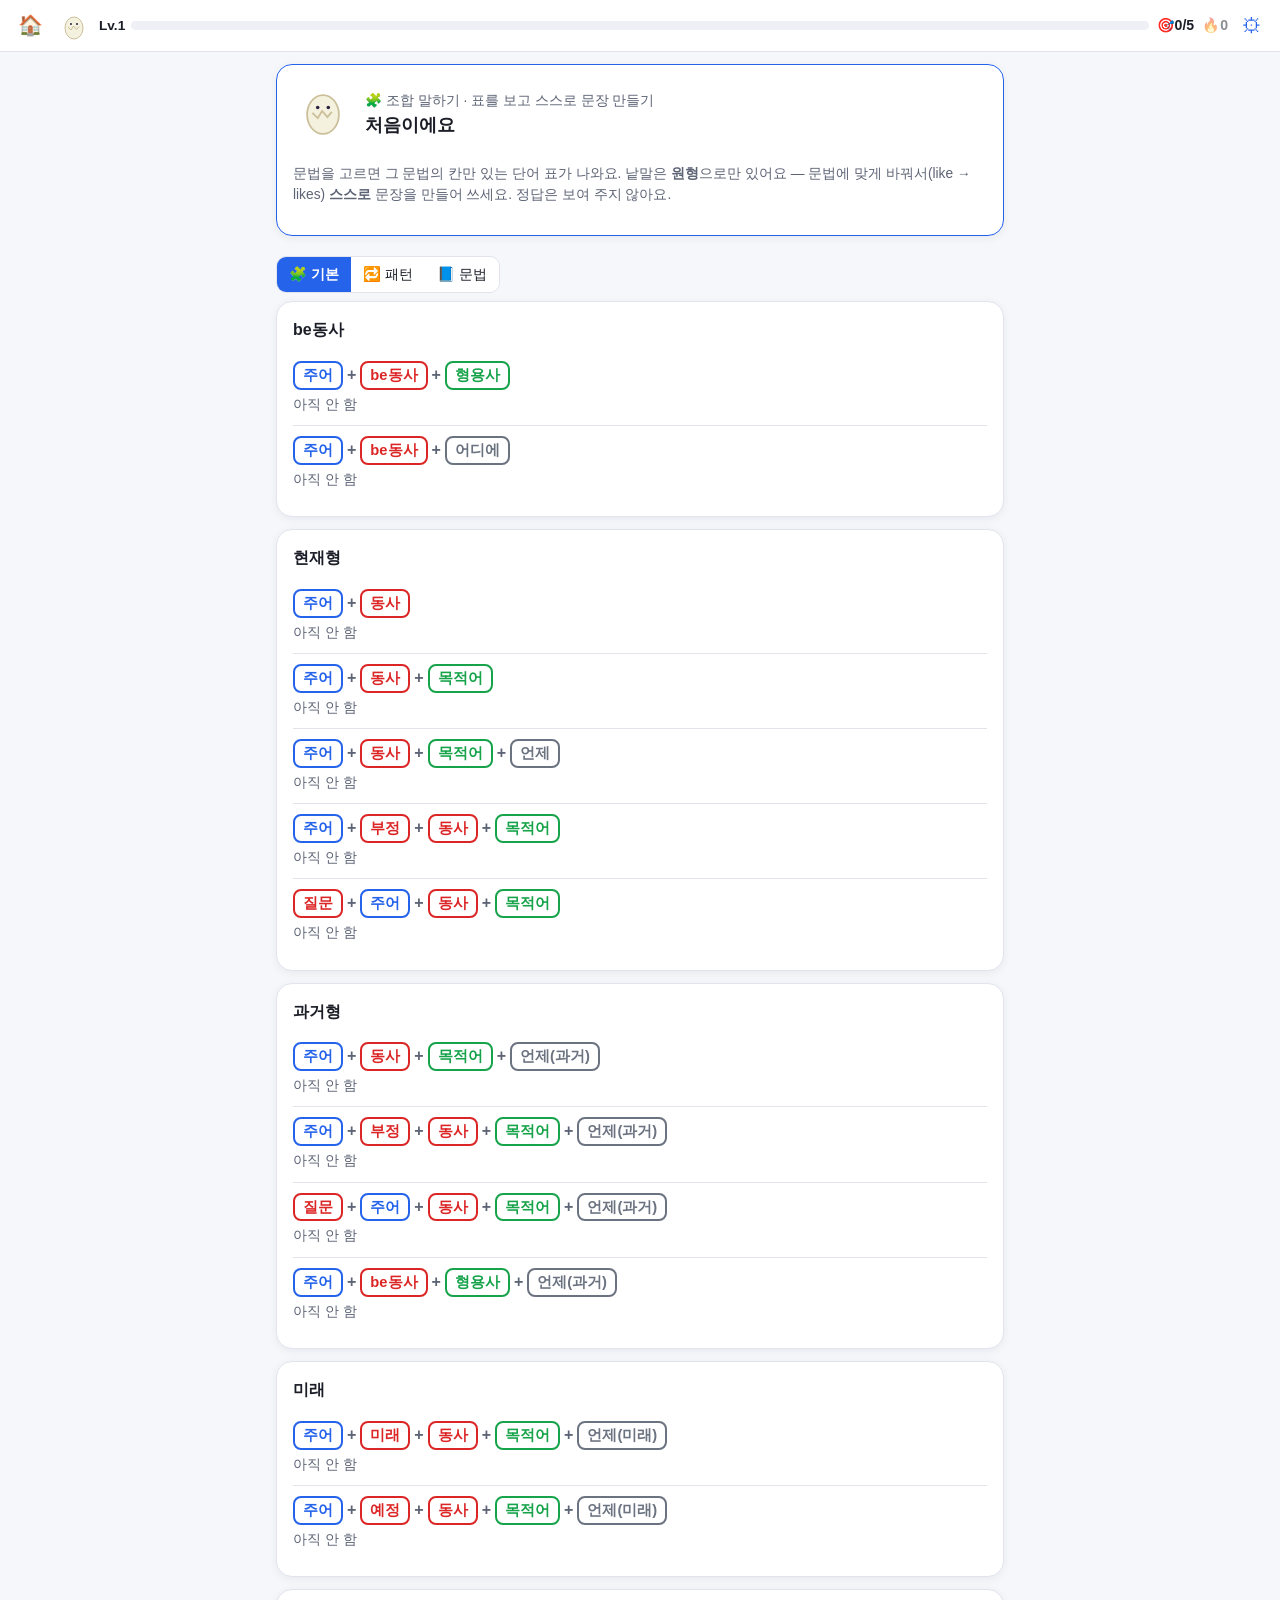
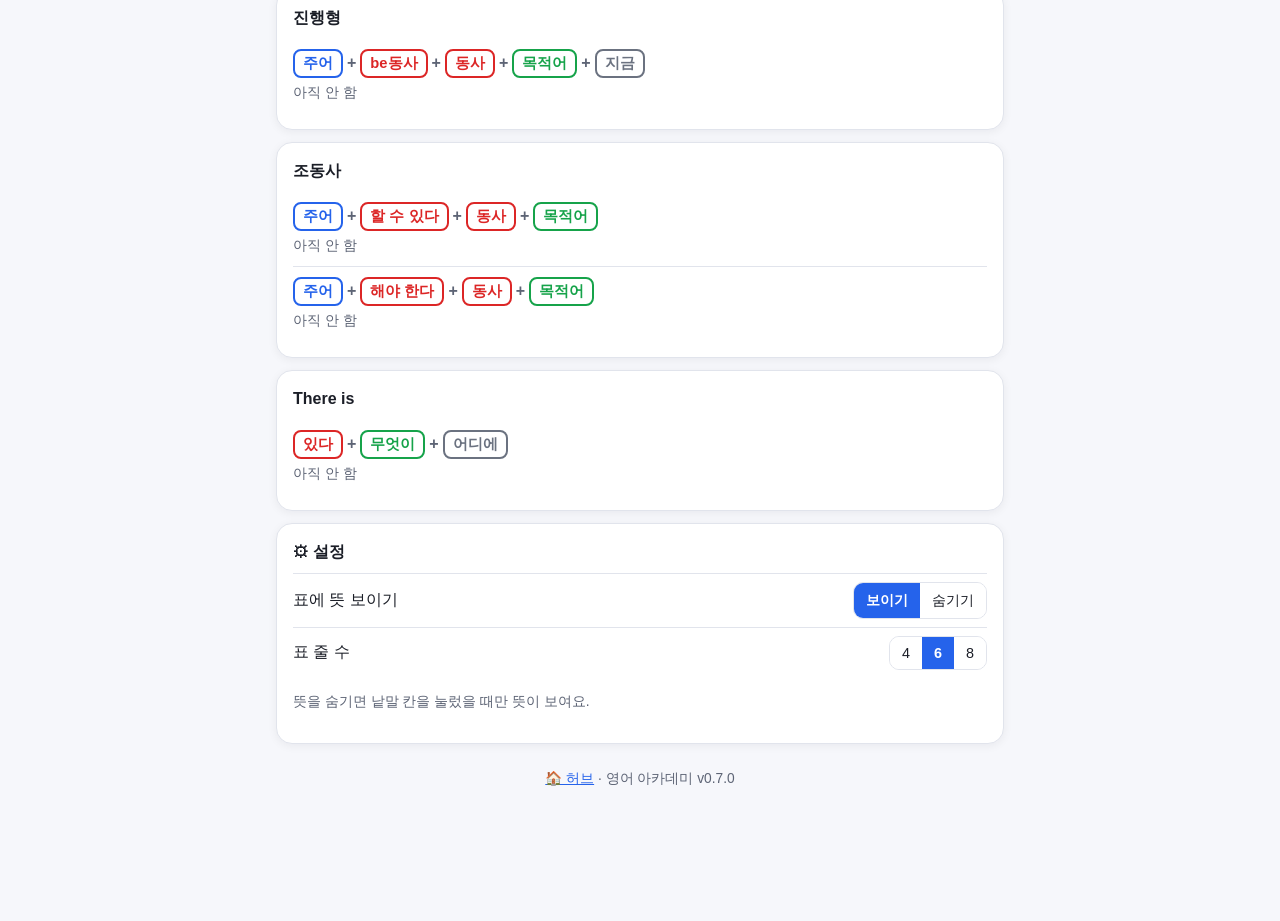
<file: courses/combo/index.html>
<!DOCTYPE html>
<html lang="ko">
<head>
<meta charset="UTF-8">
<meta name="viewport" content="width=device-width, initial-scale=1, viewport-fit=cover">
<meta name="theme-color" content="#14161c">
<title>조합 말하기 — 영어 아카데미</title>
<link rel="stylesheet" href="../../core/ui.css?v=0.7.0">
<link rel="manifest" href="../../manifest.webmanifest">
<link rel="apple-touch-icon" href="../../assets/icon.svg">
<link rel="icon" href="data:image/svg+xml,<svg xmlns=%22http://www.w3.org/2000/svg%22 viewBox=%220 0 100 100%22><text y=%22.9em%22 font-size=%2290%22>🦉</text></svg>">
</head>
<body>
<div id="topbar"></div>
<div id="view"></div>
<div id="toasts"></div>
<canvas id="confetti"></canvas>
<!-- 로드 순서를 바꾸지 말 것 (HANDOFF 2절) -->
<script src="../../core/config.js?v=0.7.0"></script>
<script src="../../core/util.js?v=0.7.0"></script>
<script src="../../shared/contractions.js?v=0.7.0"></script>
<script src="../../shared/mistakes.js?v=0.7.0"></script>
<script src="../../shared/badges.js?v=0.7.0"></script>
<script src="../../core/grader.js?v=0.7.0"></script>
<script src="../../core/content.js?v=0.7.0"></script>
<script src="../../core/storage.js?v=0.7.0"></script>
<script src="../../core/anki.js?v=0.7.0"></script>
<script src="../../core/game.js?v=0.7.0"></script>
<script src="../../core/fx.js?v=0.7.0"></script>
<script src="../../core/speech.js?v=0.7.0"></script>
<script src="../../core/ui.js?v=0.7.0"></script>
<script src="../../core/sync.js?v=0.7.0"></script>
<script src="../../core/cards.js?v=0.7.0"></script>
<script src="../../core/views.js?v=0.7.0"></script>
<script src="../../core/deck.js?v=0.7.0"></script>
<script src="../../core/combo.js?v=0.7.0"></script>
<script src="../../core/combo-patterns.js?v=0.7.0"></script>
<script src="../../core/combo-views.js?v=0.7.0"></script>
<script src="content.js?v=0.7.0"></script>
<!--PARTS-->
<!--/PARTS-->
<script src="../../core/boot.js?v=0.7.0"></script>
</body>
</html>
</file>
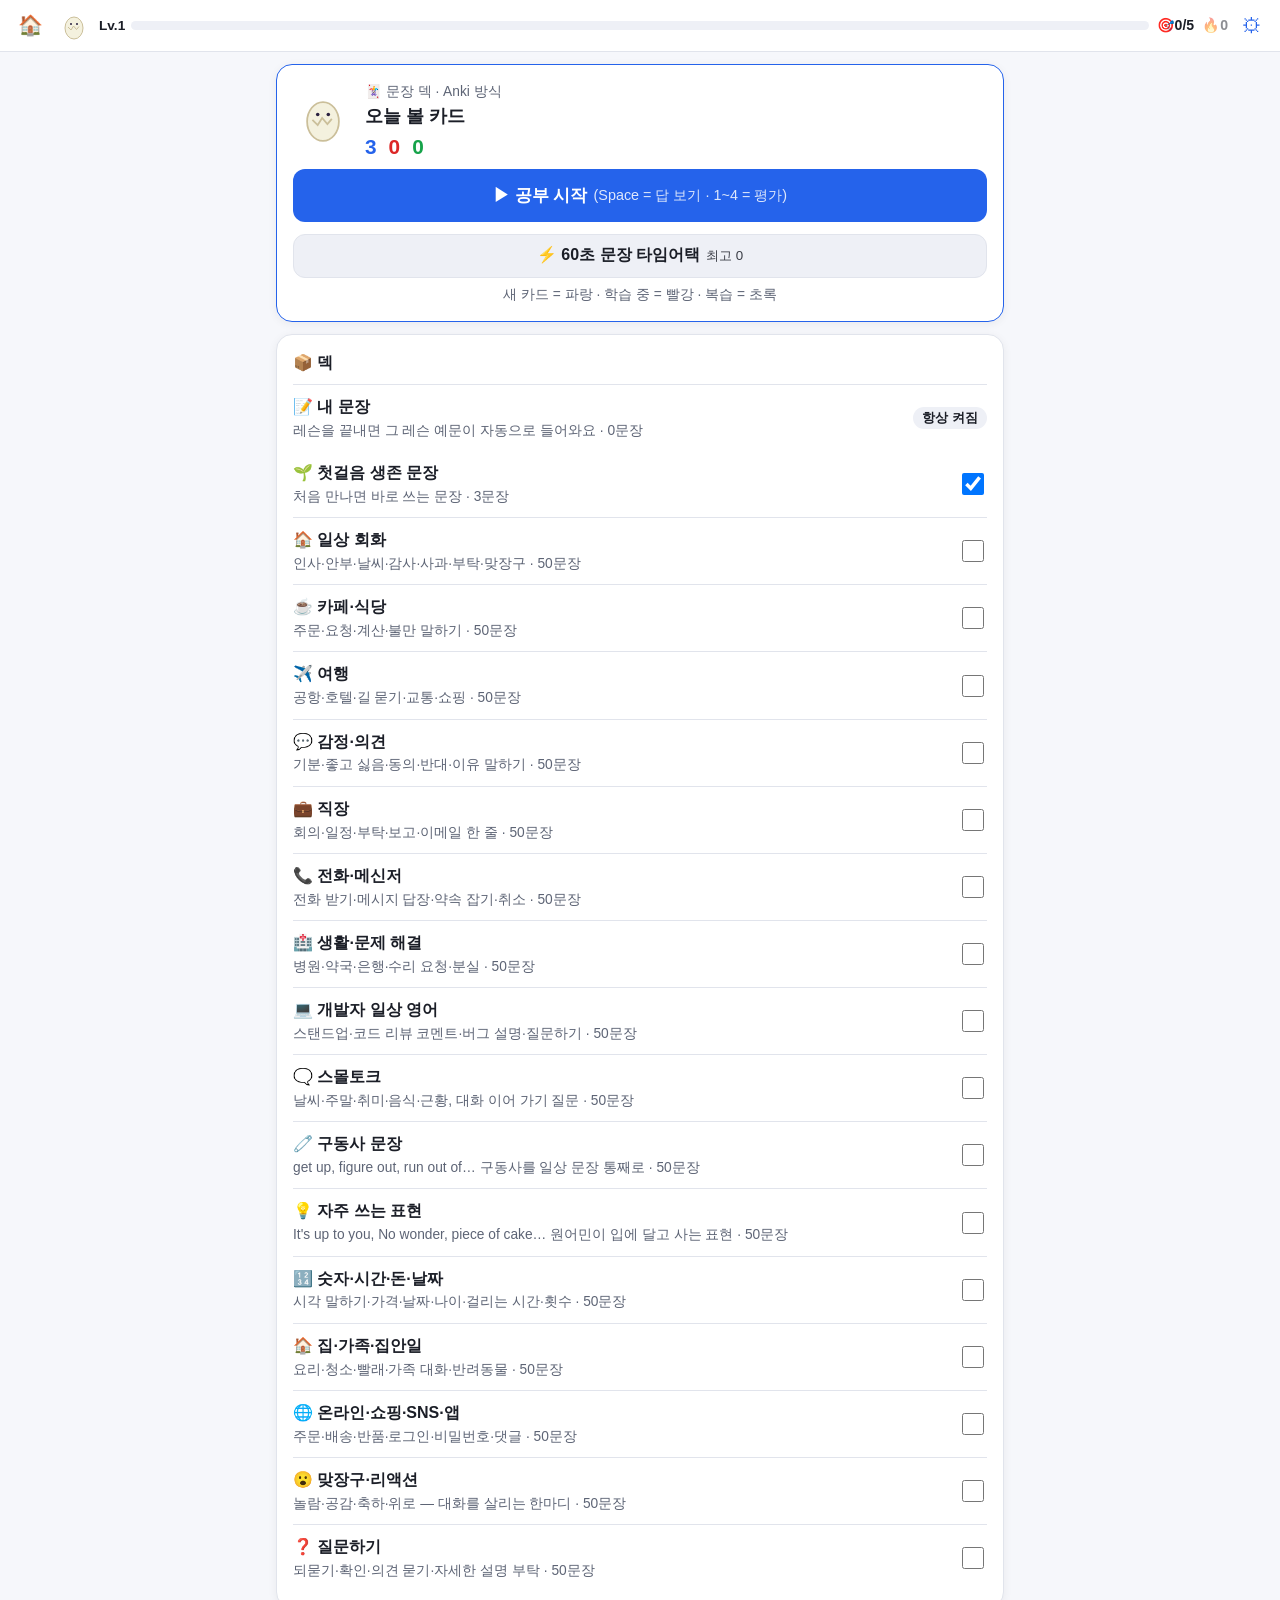
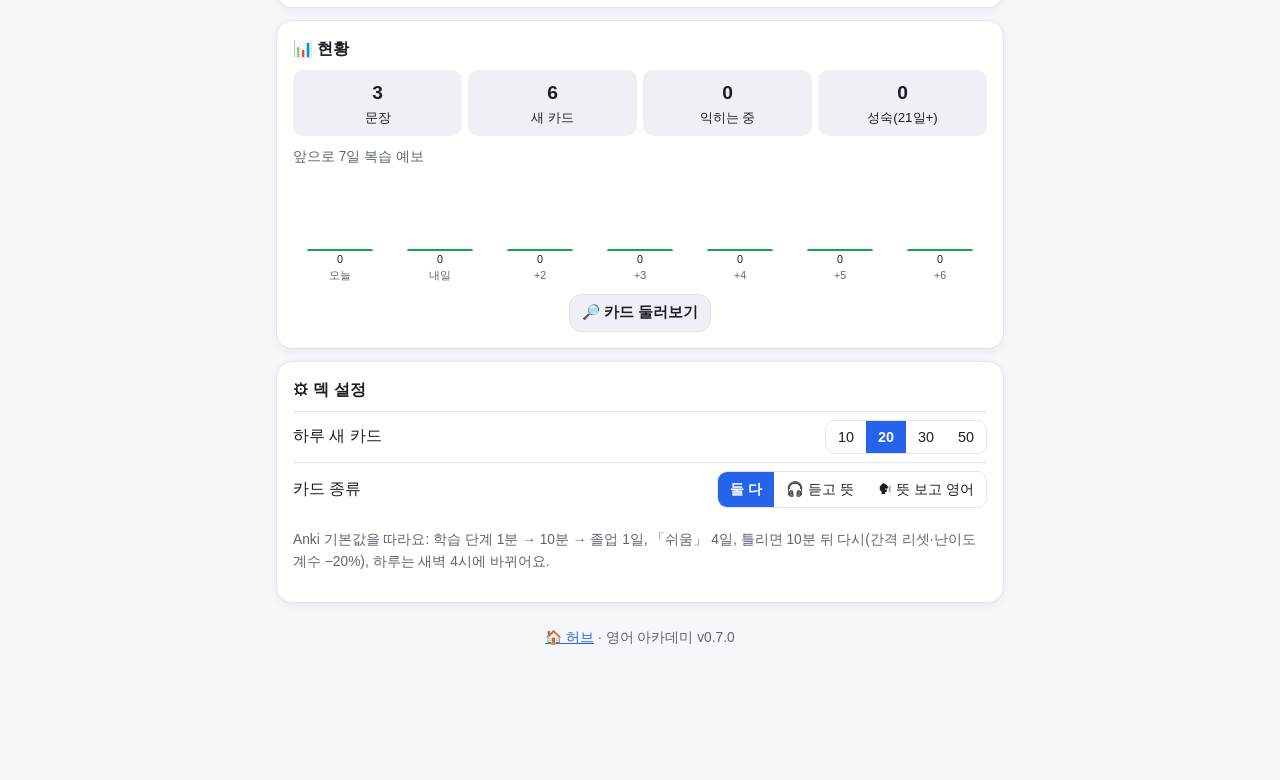
<file: courses/deck/index.html>
<!DOCTYPE html>
<html lang="ko">
<head>
<meta charset="UTF-8">
<meta name="viewport" content="width=device-width, initial-scale=1, viewport-fit=cover">
<meta name="theme-color" content="#14161c">
<title>문장 덱 — 영어 아카데미</title>
<link rel="stylesheet" href="../../core/ui.css?v=0.7.0">
<link rel="manifest" href="../../manifest.webmanifest">
<link rel="apple-touch-icon" href="../../assets/icon.svg">
<link rel="icon" href="data:image/svg+xml,<svg xmlns=%22http://www.w3.org/2000/svg%22 viewBox=%220 0 100 100%22><text y=%22.9em%22 font-size=%2290%22>🦉</text></svg>">
</head>
<body>
<div id="topbar"></div>
<div id="view"></div>
<div id="toasts"></div>
<canvas id="confetti"></canvas>
<!-- 로드 순서를 바꾸지 말 것 (HANDOFF 2절) -->
<script src="../../core/config.js?v=0.7.0"></script>
<script src="../../core/util.js?v=0.7.0"></script>
<script src="../../shared/contractions.js?v=0.7.0"></script>
<script src="../../shared/mistakes.js?v=0.7.0"></script>
<script src="../../shared/badges.js?v=0.7.0"></script>
<script src="../../core/grader.js?v=0.7.0"></script>
<script src="../../core/content.js?v=0.7.0"></script>
<script src="../../core/storage.js?v=0.7.0"></script>
<script src="../../core/anki.js?v=0.7.0"></script>
<script src="../../core/game.js?v=0.7.0"></script>
<script src="../../core/fx.js?v=0.7.0"></script>
<script src="../../core/speech.js?v=0.7.0"></script>
<script src="../../core/ui.js?v=0.7.0"></script>
<script src="../../core/sync.js?v=0.7.0"></script>
<script src="../../core/cards.js?v=0.7.0"></script>
<script src="../../core/views.js?v=0.7.0"></script>
<script src="../../core/deck.js?v=0.7.0"></script>
<script src="../../core/deck-views.js?v=0.7.0"></script>
<script src="content.js?v=0.7.0"></script>
<!--PARTS-->
<script src="parts/d00-starter.js?v=0.7.0"></script>
<script src="parts/d01-daily.js?v=0.7.0"></script>
<script src="parts/d02-cafe.js?v=0.7.0"></script>
<script src="parts/d03-travel.js?v=0.7.0"></script>
<script src="parts/d04-feelings.js?v=0.7.0"></script>
<script src="parts/d05-work.js?v=0.7.0"></script>
<script src="parts/d06-phone.js?v=0.7.0"></script>
<script src="parts/d07-health.js?v=0.7.0"></script>
<script src="parts/d08-dev.js?v=0.7.0"></script>
<script src="parts/d09-smalltalk.js?v=0.7.0"></script>
<script src="parts/d10-phrasal.js?v=0.7.0"></script>
<script src="parts/d11-idioms.js?v=0.7.0"></script>
<script src="parts/d12-numbers.js?v=0.7.0"></script>
<script src="parts/d13-home.js?v=0.7.0"></script>
<script src="parts/d14-online.js?v=0.7.0"></script>
<script src="parts/d15-reactions.js?v=0.7.0"></script>
<script src="parts/d16-questions.js?v=0.7.0"></script>
<!--/PARTS-->
<script src="../../core/boot.js?v=0.7.0"></script>
</body>
</html>
</file>
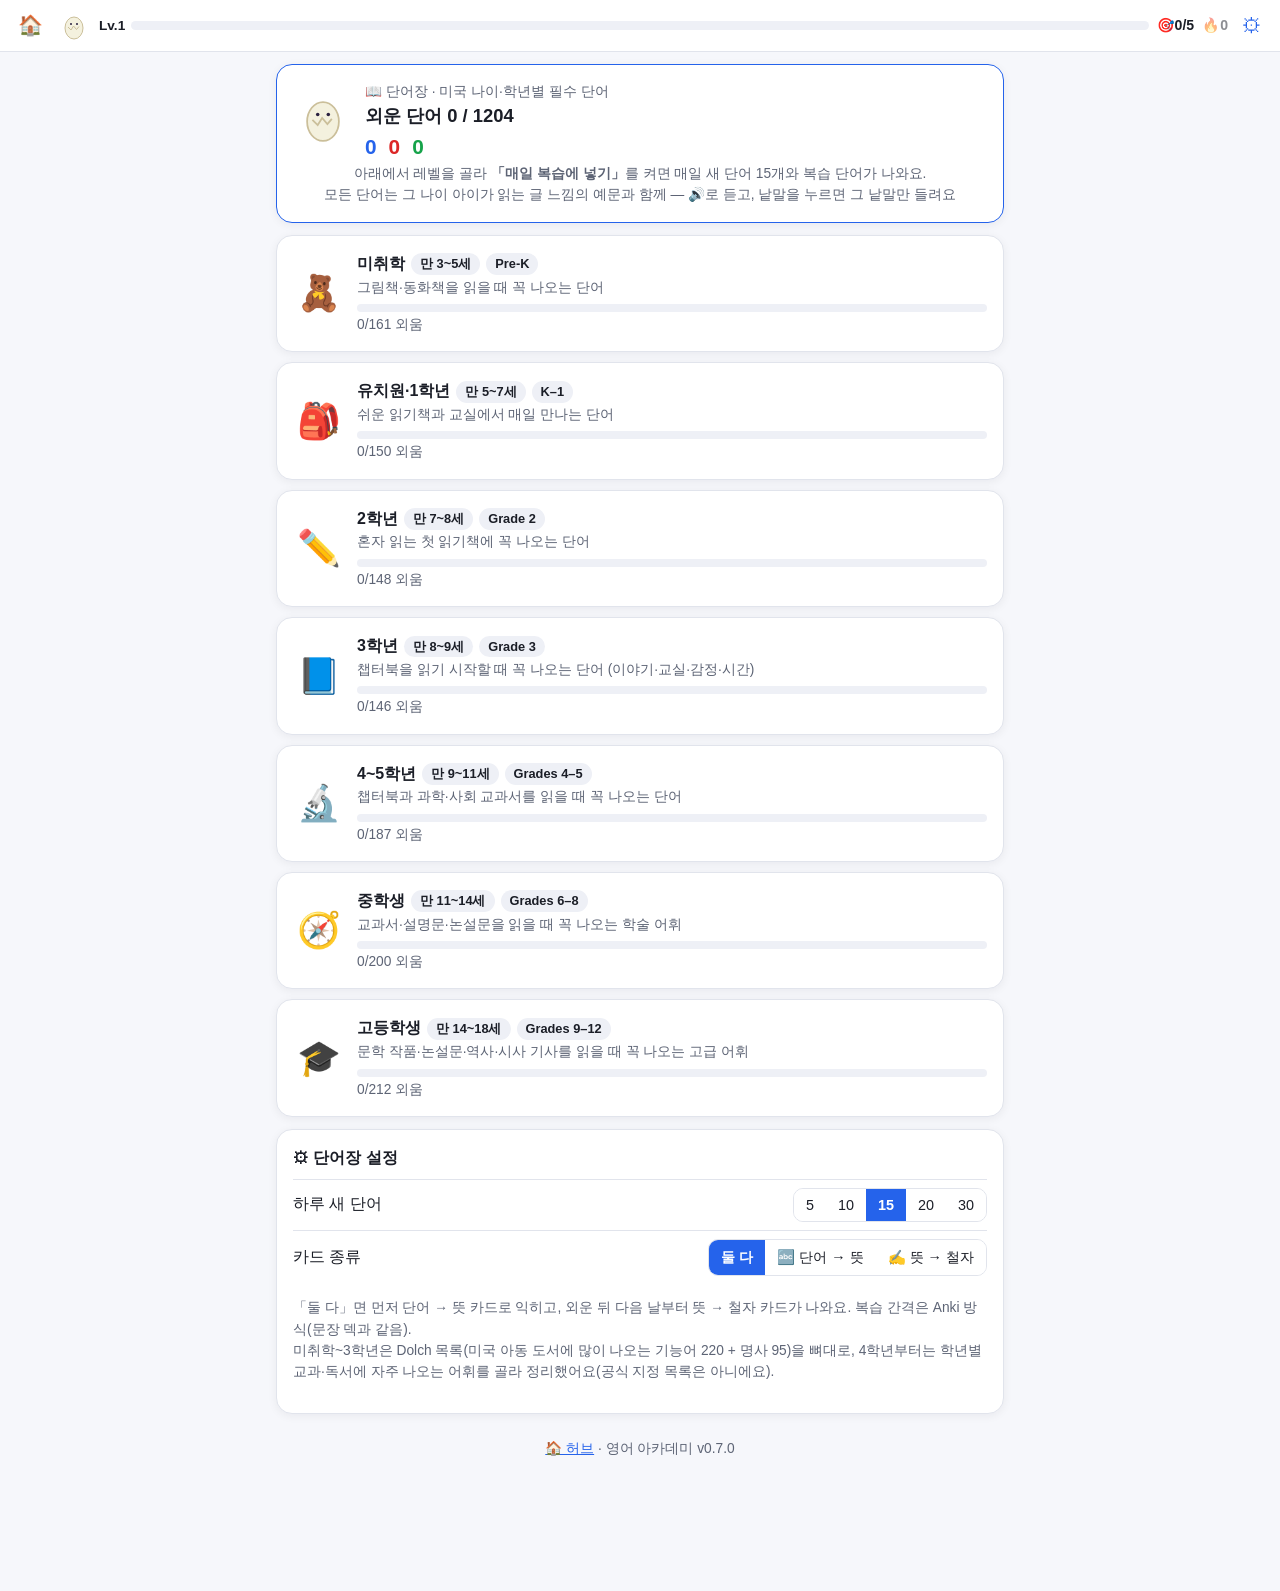
<file: courses/words/index.html>
<!DOCTYPE html>
<html lang="ko">
<head>
<meta charset="UTF-8">
<meta name="viewport" content="width=device-width, initial-scale=1, viewport-fit=cover">
<meta name="theme-color" content="#14161c">
<title>단어장 — 영어 아카데미</title>
<link rel="stylesheet" href="../../core/ui.css?v=0.7.0">
<link rel="manifest" href="../../manifest.webmanifest">
<link rel="apple-touch-icon" href="../../assets/icon.svg">
<link rel="icon" href="data:image/svg+xml,<svg xmlns=%22http://www.w3.org/2000/svg%22 viewBox=%220 0 100 100%22><text y=%22.9em%22 font-size=%2290%22>🦉</text></svg>">
</head>
<body>
<div id="topbar"></div>
<div id="view"></div>
<div id="toasts"></div>
<canvas id="confetti"></canvas>
<!-- 로드 순서를 바꾸지 말 것 (HANDOFF 2절) -->
<script src="../../core/config.js?v=0.7.0"></script>
<script src="../../core/util.js?v=0.7.0"></script>
<script src="../../shared/contractions.js?v=0.7.0"></script>
<script src="../../shared/mistakes.js?v=0.7.0"></script>
<script src="../../shared/badges.js?v=0.7.0"></script>
<script src="../../core/grader.js?v=0.7.0"></script>
<script src="../../core/content.js?v=0.7.0"></script>
<script src="../../core/storage.js?v=0.7.0"></script>
<script src="../../core/anki.js?v=0.7.0"></script>
<script src="../../core/game.js?v=0.7.0"></script>
<script src="../../core/fx.js?v=0.7.0"></script>
<script src="../../core/speech.js?v=0.7.0"></script>
<script src="../../core/ui.js?v=0.7.0"></script>
<script src="../../core/sync.js?v=0.7.0"></script>
<script src="../../core/cards.js?v=0.7.0"></script>
<script src="../../core/views.js?v=0.7.0"></script>
<script src="../../core/deck.js?v=0.7.0"></script>
<script src="../../core/words-views.js?v=0.7.0"></script>
<script src="content.js?v=0.7.0"></script>
<!--PARTS-->
<script src="parts/w1-prek.js?v=0.7.0"></script>
<script src="parts/w2-k1.js?v=0.7.0"></script>
<script src="parts/w3-g2.js?v=0.7.0"></script>
<script src="parts/w4-g3.js?v=0.7.0"></script>
<script src="parts/w5-g45.js?v=0.7.0"></script>
<script src="parts/w6-g68.js?v=0.7.0"></script>
<script src="parts/w7-g912.js?v=0.7.0"></script>
<!--/PARTS-->
<script src="../../core/boot.js?v=0.7.0"></script>
</body>
</html>
</file>
<file: core/ui.css>
/* core/ui.css — 영어 아카데미 공통 스타일. 색은 토큰으로, 다크/라이트 둘 다. 폰 390px 기준 */
:root{--bg:#f6f7fb;--surface:#fff;--surface2:#eef0f6;--text:#1b1e27;--muted:#5d6475;--border:#e1e4ec;--primary:#2563eb;--good:#16a34a;--bad:#dc2626;--warn:#d97706;--accent:#7c5cff;
  --rS:#2563eb;--rV:#dc2626;--rO:#16a34a;--rC:#16a34a;--rM:#6b7280;--rJ:#b7791f;--rQ:#9333ea;--again:#dc2626;--hard:#d97706;--easy:#0ea5e9;--shadow:0 2px 10px rgba(20,25,40,.06)}
[data-theme=dark]{--bg:#14161c;--surface:#1d2029;--surface2:#272b36;--text:#eef0f5;--muted:#9aa1b2;--border:#2f3441;--primary:#5b9bff;--good:#34d27a;--bad:#ff6b6b;--warn:#f5a623;--accent:#9d86ff;
  --rS:#6aa8ff;--rV:#ff7a7a;--rO:#4ade80;--rC:#4ade80;--rM:#a3abbd;--rJ:#f5c451;--rQ:#c084fc;--again:#ff6b6b;--hard:#f5a623;--easy:#38bdf8;--shadow:none}
[data-font="2"]{font-size:18px}[data-font="3"]{font-size:20px}
*{box-sizing:border-box}html{-webkit-text-size-adjust:100%}
body{margin:0;background:var(--bg);color:var(--text);font-family:-apple-system,"Segoe UI","Malgun Gothic","Apple SD Gothic Neo",sans-serif;line-height:1.55;font-size:16px}
a{color:var(--primary)}h2{margin:.4em 0 .5em;font-size:1.35em}h3{margin:.2em 0 .5em;font-size:1.12em}
.muted{color:var(--muted)}.small{font-size:.86em}.center{text-align:center}.grow{flex:1;min-width:0}
code{background:var(--surface2);padding:1px 6px;border-radius:6px;font-size:.92em}
.page{max-width:760px;margin:0 auto;padding:12px 16px 120px}
.card{background:var(--surface);border:1px solid var(--border);border-radius:16px;padding:16px;margin:0 0 12px;box-shadow:var(--shadow)}
.card-h{font-weight:800;margin-bottom:8px;display:flex;gap:8px;align-items:center;justify-content:space-between}
.chip{display:inline-flex;align-items:center;gap:3px;padding:1px 9px;border-radius:999px;background:var(--surface2);font-size:.8em;font-weight:600;white-space:nowrap}
.btn{min-height:44px;padding:8px 16px;border-radius:12px;border:1px solid var(--border);background:var(--surface2);color:var(--text);font-weight:700;font-size:1em;display:inline-flex;align-items:center;justify-content:center;gap:6px;cursor:pointer;text-decoration:none;font-family:inherit}
.btn:active{transform:scale(.97)}.btn:disabled{opacity:.45;cursor:not-allowed}
.btn.primary{background:var(--primary);border-color:transparent;color:#fff}.btn.big{font-size:1.08em;padding:12px 22px;min-height:52px}.btn.wide{width:100%;margin:6px 0}
.btn.sm{min-height:38px;padding:5px 12px;font-size:.92em}.btn.xs{min-height:32px;padding:3px 10px;font-size:.85em}.btn.danger-out{color:var(--bad);border-color:var(--bad);background:transparent}
.btn small{font-weight:500;opacity:.85}
.pulse{animation:pulse 1.4s infinite}@keyframes pulse{0%,100%{box-shadow:0 0 0 0 rgba(91,155,255,.5)}50%{box-shadow:0 0 0 8px rgba(91,155,255,0)}}
.shake{animation:shake .4s}@keyframes shake{20%,60%{transform:translateX(-6px)}40%,80%{transform:translateX(6px)}}
.row-btns{display:flex;flex-wrap:wrap;gap:8px;justify-content:center;margin-top:10px}

/* 상단바 */
#topbar{position:sticky;top:0;z-index:20;display:flex;align-items:center;gap:8px;padding:8px 12px;background:var(--surface);border-bottom:1px solid var(--border)}
.tb-btn{text-decoration:none;font-size:1.25em;padding:2px 6px}.tb-mascot{display:flex}.tb-xp{flex:1;display:flex;align-items:center;gap:6px;min-width:0}
.tb-lv{font-weight:800;font-size:.85em;white-space:nowrap}.xpbar{flex:1;height:9px;background:var(--surface2);border-radius:9px;overflow:hidden;min-width:40px}.xpfill{height:100%;background:linear-gradient(90deg,var(--primary),var(--accent))}
.tb-goal,.tb-streak{font-size:.88em;font-weight:700;white-space:nowrap}.tb-streak{opacity:.5}.tb-streak.on{opacity:1}

/* 토스트·모달 */
#toasts{position:fixed;right:10px;top:58px;z-index:60;display:flex;flex-direction:column;gap:4px;align-items:flex-end;pointer-events:none;max-width:min(70vw,360px)}
.toast{color:#fff;background:rgba(25,28,38,.88);padding:6px 12px;border-radius:10px;font-size:.85em;transition:opacity .4s,transform .4s;text-align:right;box-shadow:0 2px 8px rgba(0,0,0,.25)}.toast.out{opacity:0;transform:translateY(-10px)}
#modal{position:fixed;inset:0;z-index:50;display:flex;align-items:center;justify-content:center;padding:16px}.modal-bg{position:absolute;inset:0;background:rgba(0,0,0,.45)}
.modal-box{position:relative;background:var(--surface);border-radius:18px;padding:22px 18px;width:min(440px,100%);max-height:88vh;overflow:auto}.modal-box.wide{width:min(680px,100%)}
.modal-x{position:absolute;right:10px;top:8px;border:0;background:none;color:var(--muted);font-size:1.2em;cursor:pointer}
#confetti{position:fixed;inset:0;pointer-events:none;z-index:70}.big-mascot{display:flex;justify-content:center}

/* 문장·성분 색 */
.sent{display:inline-flex;flex-wrap:wrap;gap:4px 6px;align-items:baseline}.chunk{font-weight:700}
.chunk.r-S{color:var(--rS)}.chunk.r-V{color:var(--rV)}.chunk.r-O,.chunk.r-C{color:var(--rO)}.chunk.r-M{color:var(--rM)}.chunk.r-J{color:var(--rJ)}.chunk.r-Q{color:var(--rQ)}
.legend{display:flex;flex-wrap:wrap;gap:4px 10px;align-items:center;margin-top:8px;font-size:.85em}
.say{border:0;background:var(--surface2);border-radius:999px;min-width:36px;height:36px;padding:0 10px;cursor:pointer;font-size:1em;vertical-align:middle;margin-left:4px;color:var(--text);font-family:inherit;font-weight:700}
.say.mini{min-width:28px;height:28px;font-size:.85em;padding:0 6px}.say.big{height:56px;padding:0 22px;font-size:1.15em;background:var(--primary);color:#fff}.say.slow{min-width:36px}
.say.speaking{animation:pulse 1s infinite}

/* 허브 */
.hub-hero img{width:100%;max-width:960px;display:block;margin:0 auto 12px;border-radius:16px}
.hub-stats{display:flex;flex-wrap:wrap;gap:6px 16px;font-size:.95em;margin-top:6px}.hub-stats a{text-decoration:none}
.hub-h{margin:18px 0 8px}.hub-courses{display:grid;grid-template-columns:repeat(auto-fill,minmax(260px,1fr));gap:12px}
.hc{display:block;color:var(--text);text-decoration:none;margin:0}.hc.ready:hover{border-color:var(--hc)}.hc.soon{opacity:.7}
.hc-head{display:flex;align-items:center;gap:8px;font-weight:800;font-size:1.08em}.hc-icon{font-size:1.4em}.hc-icon img{width:40px;height:40px}.hc-name{flex:1}.hc-desc{margin:4px 0 10px;min-height:2.6em}
.hc-body{display:flex;align-items:center;gap:12px}.hc-sub{font-size:.92em}.hc-soon{font-weight:700;color:var(--muted)}.deck-big{font-size:2.4em;width:64px;text-align:center}
.hc-row{display:flex;gap:12px;align-items:center}.hub-foot,.foot{margin:24px 0 12px}
.welcome{border-color:var(--accent)}.welcome h2{font-size:1.15em;margin:0 0 4px}.welcome p{margin:0}

/* 코스 지도 */
.hero-card{border-color:var(--primary)}.hero-title{font-weight:800;font-size:1.15em}
.chap{margin:16px 0}.chap-h{display:flex;align-items:center;gap:10px;margin-bottom:6px}.chap-icon{font-size:1.6em}.chap-icon img{width:36px;height:36px}.chap-t{font-weight:800}
.chap.locked .chap-h{opacity:.55}.lockmsg{padding:10px 14px;background:var(--surface);border:1px dashed var(--border);border-radius:12px}
.lrows{display:flex;flex-direction:column;gap:6px}
.lrow{display:flex;align-items:center;gap:12px;padding:12px 14px;background:var(--surface);border:1px solid var(--border);border-radius:14px;color:var(--text);text-decoration:none}
.lrow.cur{border-color:var(--primary);box-shadow:0 0 0 2px color-mix(in srgb,var(--primary) 30%,transparent)}.lrow.done .lnum{background:var(--good);color:#fff}
.lrow.boss{background:linear-gradient(135deg,color-mix(in srgb,var(--accent) 14%,var(--surface)),var(--surface))}
.lnum{width:34px;height:34px;border-radius:50%;background:var(--surface2);display:flex;align-items:center;justify-content:center;font-weight:800;flex:none}.lboss img{width:34px;height:34px}
.ltitle{flex:1;display:flex;flex-direction:column;font-weight:700;min-width:0}.ltitle small{font-weight:400}
.stars{color:#f5b301;letter-spacing:1px;white-space:nowrap}.stars .off{color:var(--border)}.big-stars{font-size:2em}

/* 레슨 */
.crumb{margin:4px 0 6px;font-size:.92em}.crumb a{text-decoration:none}
.terms{display:flex;flex-wrap:wrap;gap:6px;margin-bottom:8px}.term{background:var(--surface2);border-radius:999px;padding:2px 10px;font-size:.85em;cursor:pointer}
.dots{display:flex;gap:6px;justify-content:center;margin:8px 0}.dot{width:10px;height:10px;border-radius:50%;background:var(--border)}.dot.on{background:var(--primary);width:22px;border-radius:6px}
.lcard{font-size:1.02em}.lhtml p{margin:.5em 0}.lhtml table{border-collapse:collapse;margin:8px 0;width:100%;font-size:.95em}.lhtml td,.lhtml th{border:1px solid var(--border);padding:5px 8px;text-align:left}
.lhtml b{color:var(--primary)}
.examples{display:flex;flex-direction:column;gap:8px;margin-top:12px}.ex{padding:10px 12px;background:var(--surface2);border-radius:12px}.ex-en{font-size:1.12em}.ex-ko{font-size:.92em;margin-top:2px}.ex-note{margin-top:4px}
.tip{margin-top:12px;padding:10px 12px;border-left:4px solid var(--warn);background:color-mix(in srgb,var(--warn) 10%,transparent);border-radius:8px}
.summary li{margin:.3em 0}.pager{display:flex;justify-content:space-between;gap:8px}

/* 문제 */
.play-top{display:flex;align-items:center;gap:10px;margin:4px 0 10px}.pbar{flex:1;height:10px;background:var(--surface2);border-radius:10px;overflow:hidden}.pbar div{height:100%;background:var(--good);transition:width .4s}
.boss-hp{display:flex;align-items:center;gap:8px;margin-bottom:10px}.boss-img img{width:44px;height:44px}.hp{flex:1;height:14px;background:var(--surface2);border-radius:8px;overflow:hidden}.hp div{height:100%;background:linear-gradient(90deg,#ef4444,#f97316)}
.prob.is-boss{border-color:var(--accent)}.phead{display:flex;gap:6px;margin-bottom:6px;flex-wrap:wrap}.ptype{background:color-mix(in srgb,var(--primary) 15%,transparent);color:var(--primary)}
.prompt{margin-bottom:8px}.ko{margin:6px 0 10px;padding:8px 12px;background:var(--surface2);border-radius:10px}
.widget{margin:10px 0}.widget.locked{pointer-events:none}
.q-sent{font-size:1.15em;margin:6px 0 12px}.wrong-sent .sent{text-decoration:wavy underline var(--bad)}
.listen-big{display:flex;justify-content:center;gap:10px;margin:10px 0 16px}
.opts{display:grid;gap:8px}.opt{display:flex;align-items:center;justify-content:space-between;gap:8px;text-align:left;padding:12px 14px;border:2px solid var(--border);border-radius:12px;background:var(--surface);color:var(--text);font-size:1.02em;cursor:pointer;min-height:52px;font-family:inherit}
.opt.sel{border-color:var(--primary)}.opt.good{border-color:var(--good);background:color-mix(in srgb,var(--good) 12%,transparent)}.opt.bad{border-color:var(--bad);background:color-mix(in srgb,var(--bad) 10%,transparent)}
.match{display:grid;grid-template-columns:1fr 1fr;gap:10px}.mcol{display:flex;flex-direction:column;gap:8px}
.mitem{padding:10px;border:2px solid var(--border);border-radius:12px;background:var(--surface);color:var(--text);min-height:50px;font-size:.98em;cursor:pointer;font-family:inherit}.mitem.en{font-weight:700}
.mitem.sel{border-color:var(--primary)}.mitem.done{border-color:var(--good);opacity:.45}
.line{min-height:62px;display:flex;flex-wrap:wrap;gap:8px;align-items:center;padding:10px;border:2px dashed var(--border);border-radius:14px;margin-bottom:12px}
.pool{display:flex;flex-wrap:wrap;gap:8px;justify-content:center}
.card-w{padding:10px 14px;border-radius:12px;border:2px solid var(--border);background:var(--surface);color:var(--text);font-weight:700;font-size:1.05em;cursor:pointer;min-height:46px;font-family:inherit;box-shadow:0 2px 0 var(--border)}
.card-w.ghost{opacity:.25;cursor:default;box-shadow:none}
.card-w.r-S{border-color:var(--rS);color:var(--rS)}.card-w.r-V{border-color:var(--rV);color:var(--rV)}.card-w.r-O,.card-w.r-C{border-color:var(--rO);color:var(--rO)}.card-w.r-M{border-color:var(--rM);color:var(--rM)}.card-w.r-J{border-color:var(--rJ);color:var(--rJ)}.card-w.r-Q{border-color:var(--rQ);color:var(--rQ)}
.slot{padding:8px 12px;border-radius:12px;border:2px dashed var(--border);color:var(--muted);font-size:.85em;min-width:64px;text-align:center;min-height:46px;display:inline-flex;align-items:center;justify-content:center}
.slot.r-S{border-color:var(--rS)}.slot.r-V{border-color:var(--rV)}.slot.r-O,.slot.r-C{border-color:var(--rO)}.slot.r-M{border-color:var(--rM)}.slot.r-J{border-color:var(--rJ)}.slot.r-Q{border-color:var(--rQ)}
.board-tools{text-align:right;margin-top:8px}
.fill-sent{font-size:1.15em;line-height:2.4}.blank{font-size:1em;padding:6px 8px;border:2px solid var(--border);border-radius:10px;background:var(--surface);color:var(--text);font-family:inherit;margin:0 3px}
.blank.good{border-color:var(--good)}.blank.bad{border-color:var(--bad)}
.sent-in,.search{width:100%;font-size:1.08em;padding:12px;border:2px solid var(--border);border-radius:12px;background:var(--surface);color:var(--text);font-family:inherit;resize:vertical}
.sent-in:focus,.search:focus,.blank:focus{outline:none;border-color:var(--primary)}
.mic-row{text-align:center;margin:12px 0}.mic.rec{background:var(--bad)}.heard{margin-top:8px}
.meter{height:10px;background:var(--surface2);border-radius:8px;overflow:hidden;margin:6px 0 2px}.meter div{height:100%;background:var(--good)}
.rec-play{display:flex;gap:8px;align-items:center;flex-wrap:wrap}.rec-play audio{max-width:100%}.self{margin-top:8px;display:flex;gap:8px;flex-wrap:wrap}
.warn{color:var(--warn);font-weight:600}
.feedback .fb{margin-top:10px;padding:12px 14px;border-radius:12px}.fb.good{background:color-mix(in srgb,var(--good) 12%,transparent);border:1px solid color-mix(in srgb,var(--good) 40%,transparent)}
.fb.bad{background:color-mix(in srgb,var(--bad) 9%,transparent);border:1px solid color-mix(in srgb,var(--bad) 35%,transparent)}.fb-h{font-weight:800;margin-bottom:4px}.fb-best{font-size:1.1em;margin:4px 0}
.diffline{font-size:1.08em;margin:4px 0}.w-ok{color:var(--good);font-weight:700}.w-bad{color:var(--bad);text-decoration:line-through;font-weight:700}.w-miss{color:var(--bad);font-weight:700;border-bottom:2px dotted var(--bad)}
.why{margin-top:6px;font-size:.95em}.hint{margin-top:6px;padding:8px 12px;background:color-mix(in srgb,var(--warn) 12%,transparent);border-radius:10px;font-size:.95em}
.actions{position:fixed;left:0;right:0;bottom:0;z-index:15;display:flex;gap:8px;justify-content:center;align-items:center;flex-wrap:wrap;padding:10px 16px calc(10px + env(safe-area-inset-bottom));background:var(--surface);border-top:1px solid var(--border)}
.actions .btn.big{flex:1;max-width:300px}
.done-card h2{font-size:1.5em}

/* 문장 덱 (Anki) */
.anki-counts{font-weight:800;font-size:1.3em;display:flex;gap:12px}.anki-counts.sm{font-size:1em}.cn-n{color:var(--primary)}.cn-l{color:var(--bad)}.cn-r{color:var(--good)}
.anki-counts .u{text-decoration:underline}.chip.cn-n,.chip.cn-l,.chip.cn-r{background:var(--surface2)}
.deck-row{display:flex;gap:10px;align-items:center;padding:10px 0;border-top:1px solid var(--border);cursor:pointer}.deck-row:first-of-type{border-top:0}.deck-row input{width:22px;height:22px}
.statgrid{display:grid;grid-template-columns:repeat(4,1fr);gap:6px;text-align:center}.statgrid div{background:var(--surface2);border-radius:10px;padding:8px 4px;display:flex;flex-direction:column}.statgrid b{font-size:1.2em}
.fc{display:flex;gap:6px;align-items:flex-end;height:110px;margin-top:6px}.fc-col{flex:1;display:flex;flex-direction:column;align-items:center;justify-content:flex-end;font-size:.8em}.fc-bar{width:70%;background:var(--good);border-radius:4px 4px 0 0;min-height:2px}
.scard{min-height:260px;text-align:center;font-size:1.05em}.sc-kind{color:var(--muted);font-size:.9em;margin-bottom:10px}.sc-ko{font-size:1.35em;font-weight:800;margin:14px 0}
.sc-en{font-size:1.35em}.sc-ko2{margin:6px 0;color:var(--muted)}.sc-back{display:flex;flex-direction:column;gap:6px;align-items:center}.scard hr{border:0;border-top:1px solid var(--border);margin:16px 0}
.peek{margin-top:10px;font-size:1.2em}
.grades{display:grid;grid-template-columns:repeat(4,1fr);gap:6px;width:100%;max-width:520px}.grade{flex-direction:column;gap:0;min-height:58px;padding:4px}.grade small{font-size:.75em}
.grade.again{color:var(--again)}.grade.hard{color:var(--hard)}.grade.good{color:var(--good)}.grade.easy{color:var(--easy)}
.brows{display:flex;flex-direction:column}.brow{display:flex;gap:10px;align-items:center;padding:10px 0;border-bottom:1px solid var(--border)}.bst{display:flex;gap:4px;align-items:center;flex:none}
.search{margin:6px 0 10px}

/* 뱃지·설정 */
.badges{display:grid;grid-template-columns:repeat(auto-fill,minmax(150px,1fr));gap:10px}.badge{background:var(--surface);border:1px solid var(--border);border-radius:14px;padding:12px;display:flex;flex-direction:column;align-items:center;text-align:center;gap:2px}
.badge.no{opacity:.4;filter:grayscale(1)}.b-icon{font-size:2em}.b-icon img{width:56px;height:56px}
.set-row{display:flex;align-items:center;justify-content:space-between;gap:10px;flex-wrap:wrap;padding:8px 0;border-top:1px solid var(--border)}.set-row:first-of-type{border-top:0}
.set-row select{max-width:100%;padding:8px;border-radius:10px;border:1px solid var(--border);background:var(--surface);color:var(--text);font-size:.92em}
.seg{display:inline-flex;border:1px solid var(--border);border-radius:10px;overflow:hidden;flex-wrap:wrap}.seg button{border:0;background:var(--surface);color:var(--text);padding:8px 12px;cursor:pointer;font-family:inherit;font-size:.9em}.seg button.on{background:var(--primary);color:#fff;font-weight:700}
.tog{display:flex;gap:8px;align-items:center;padding:8px 0;border-top:1px solid var(--border)}.tog input{width:20px;height:20px}
.aimg-wrap{display:inline-flex}img.aimg{display:block}
@media (max-width:420px){.page{padding:10px 12px 120px}.statgrid{grid-template-columns:repeat(2,1fr)}.btn.big{padding:12px 14px}.tb-goal{display:none}}

.pl-res{display:flex;flex-direction:column;gap:6px;margin:10px 0;text-align:left}.pl-row{display:flex;justify-content:space-between;gap:8px;padding:8px 12px;border-radius:10px;background:var(--surface2)}.pl-row.rec{outline:2px solid var(--primary)}.pl-row b{color:var(--good);letter-spacing:2px}
.ltitle .chip{align-self:flex-start;margin-top:2px}
.say.slow.speaking::after{content:attr(data-part);font-size:.7em;margin-left:4px}

/* v0.3.0 낱말 누르기·학습 달력·오늘의 문장·타임어택 */
.w{cursor:pointer;border-radius:4px;transition:background .2s}.w:hover{background:color-mix(in srgb,var(--primary) 12%,transparent)}.w.tap{background:color-mix(in srgb,var(--primary) 30%,transparent)}
.heat{display:flex;gap:3px;overflow-x:auto;padding:4px 0}.hm-col{display:flex;flex-direction:column;gap:3px}.hm{display:inline-block;width:13px;height:13px;border-radius:3px;background:var(--surface2)}
.hm.l1{background:color-mix(in srgb,var(--good) 35%,var(--surface2))}.hm.l2{background:color-mix(in srgb,var(--good) 60%,var(--surface2))}.hm.l3{background:color-mix(in srgb,var(--good) 80%,var(--surface2))}.hm.l4{background:var(--good)}.hm.lf{opacity:0}
.hm-legend{display:flex;gap:3px;align-items:center;justify-content:flex-end;margin-top:4px}
.daily .d-en{font-size:1.2em;margin:6px 0}.daily .d-ko{margin-bottom:6px}
.attack-top{display:flex;align-items:center;gap:10px;margin-bottom:10px}.attack-time{font-weight:800;font-size:1.3em;min-width:52px}.attack-bar{flex:1;height:10px;background:var(--surface2);border-radius:8px;overflow:hidden}.attack-bar div{height:100%;background:var(--warn);transition:width 1s linear}
.attack-score{font-weight:800;font-size:1.3em}.attack-q{text-align:center;font-size:1.2em;min-height:80px;display:flex;flex-direction:column;align-items:center;justify-content:center;gap:8px}
.big-score{font-size:3em;font-weight:900;color:var(--primary)}
.terms-list{display:flex;flex-direction:column}.term-row{padding:10px 0;border-bottom:1px solid var(--border)}.term-row b{color:var(--primary)}
.undo-row{display:flex;justify-content:center;margin-top:-4px;margin-bottom:8px}
.free-need{display:flex;flex-wrap:wrap;gap:6px;align-items:center;margin-bottom:8px}.free-need .chip{white-space:normal;text-align:left}

/* 단어장 */
.levels{display:flex;flex-direction:column;gap:10px;margin-bottom:12px}.lvcard{display:flex;gap:12px;align-items:center;color:var(--text);text-decoration:none;margin:0}.lv-icon{font-size:2.2em;width:52px;text-align:center;flex:none}
.lv-t{display:flex;flex-wrap:wrap;gap:4px 6px;align-items:center}.lv-bar{height:8px;background:var(--surface2);border-radius:6px;overflow:hidden;margin:6px 0 2px}.lv-bar div{height:100%;background:var(--good)}
.grp-tabs{display:flex;flex-wrap:wrap;gap:6px;margin:10px 0}.grp-tabs .chip{text-decoration:none;color:var(--text);white-space:normal}.grp-tabs .chip.on{background:var(--primary);color:#fff}
.grp-h{margin:16px 0 6px}.wlist{display:flex;flex-direction:column}.wrow{padding:10px 0;border-bottom:1px solid var(--border)}.wr-top{display:flex;flex-wrap:wrap;gap:4px 8px;align-items:center}.wr-w{font-size:1.15em}.wr-ko{font-weight:600}
.wr-ex{margin:4px 0 2px}.hl{color:var(--primary)}.wc-word{font-size:2em;font-weight:800;margin:8px 0 2px;word-break:break-word}.wc-ex{font-size:1.15em;margin:10px 0 4px}.blank-w{color:var(--primary);font-weight:800;letter-spacing:1px}

/* 🧩 조합 말하기 */
.combo-list{display:flex;flex-direction:column}.combo-row{display:flex;flex-direction:column;align-items:flex-start;gap:4px;padding:10px 0;border-bottom:1px solid var(--border);color:var(--text);text-decoration:none;flex-wrap:wrap}.combo-row:last-child{border-bottom:0}
.combo-f{display:flex;flex-wrap:wrap;align-items:center;gap:4px}.combo-f.big{font-size:1.1em;margin-bottom:10px}.cf{border:2px solid currentColor;border-radius:8px;padding:1px 8px;font-weight:700;font-size:.92em;white-space:nowrap}.cf.r-S,.ctab th.r-S{color:var(--rS)}.cf.r-V,.ctab th.r-V{color:var(--rV)}.cf.r-O,.cf.r-M,.ctab th.r-M{color:var(--rM)}.cf.r-O,.ctab th.r-O{color:var(--rO)}.cf-plus{color:var(--muted);font-weight:700}
.combo-top{display:flex;justify-content:space-between;align-items:center;gap:8px;margin-bottom:10px;flex-wrap:wrap}
.ctab-wrap{overflow-x:auto;-webkit-overflow-scrolling:touch;margin:0 -4px}.ctab{border-collapse:separate;border-spacing:4px;width:100%;table-layout:fixed}.ctab th{font-size:.85em;padding:4px 2px;border-bottom:3px solid currentColor;text-align:center}.ctab td{vertical-align:top;padding:0}
.ctab col.fixed-col{width:58px}.cc{display:flex;flex-direction:column;align-items:center;justify-content:center;width:100%;min-height:52px;padding:6px 3px;hyphens:manual;overflow-wrap:normal;border:1px solid var(--border);border-radius:10px;background:var(--surface2);color:var(--text);font:inherit;cursor:pointer;text-align:center}
.ctab.wide .cc-w{font-size:.8em}.ctab.wide .cc-ko{font-size:.62em}.ctab.wide .cc{padding-left:1px;padding-right:1px}.combo-tabs{margin:8px 0}.combo-tabs button{flex:1}.fixed-td .cc-w{font-size:.86em}
.cc-w{font-weight:700;font-size:.98em;line-height:1.2}.cc-ko{font-size:.72em;color:var(--muted);margin-top:2px;line-height:1.2}.fixed-td{vertical-align:middle!important}.fixed-td .cc{min-height:64px;border-style:dashed;margin-bottom:4px}
.combo-tools{display:flex;justify-content:flex-end;margin-top:8px}.combo-rule table{border-collapse:collapse;margin:6px 0}.combo-rule td,.combo-rule th{border:1px solid var(--border);padding:4px 8px;text-align:left}.combo-rule ul{margin:4px 0;padding-left:20px}
.combo-in{display:flex;gap:8px}.combo-in input{flex:1;min-width:0;font:inherit;font-size:1.05em;padding:10px 12px;border-radius:10px;border:1px solid var(--border);background:var(--surface2);color:var(--text)}
.combo-sent{font-size:1.15em;font-weight:700;margin:6px 0}.combo-notes{margin:4px 0 2px;padding-left:20px}
#cfb .fb{margin-top:10px}
.fb.fix{background:color-mix(in srgb,var(--warn) 10%,transparent);border:1px solid color-mix(in srgb,var(--warn) 40%,transparent)}
@media (max-width:360px){.ctab{border-spacing:2px}.cc{padding:5px 1px;min-height:46px}.cc-w{font-size:.8em}.ctab.wide .cc-w{font-size:.7em}.cc-ko{font-size:.64em}.ctab.wide .cc-ko{font-size:.6em}.ctab col.fixed-col{width:44px}.ctab th{font-size:.75em}}
.combo-row.latest{background:color-mix(in srgb,var(--primary) 8%,transparent);border-radius:10px;padding-left:8px;padding-right:8px}.combo-last{margin:-4px 0 8px}
.chain-go{margin-top:10px}.chain-steps{display:flex;flex-wrap:wrap;align-items:center;gap:4px;margin-bottom:10px}.chip-step{border:1px solid var(--border);border-radius:999px;padding:1px 9px;font-size:.85em;color:var(--muted);white-space:nowrap}.chip-step.on{border-color:var(--primary);color:var(--text);font-weight:700;background:color-mix(in srgb,var(--primary) 12%,transparent)}.chip-step.done{border-color:var(--rO);color:var(--rO)}.chip-step.skip{text-decoration:line-through}.chain-ask{margin:10px 0 4px;font-size:1.05em}.chain-rule{margin-top:10px}.chain-rule summary{cursor:pointer;color:var(--muted);font-size:.92em}.chain-skip{margin-top:8px;text-align:right}.combo-chain .wide{margin-top:8px}
</file>
